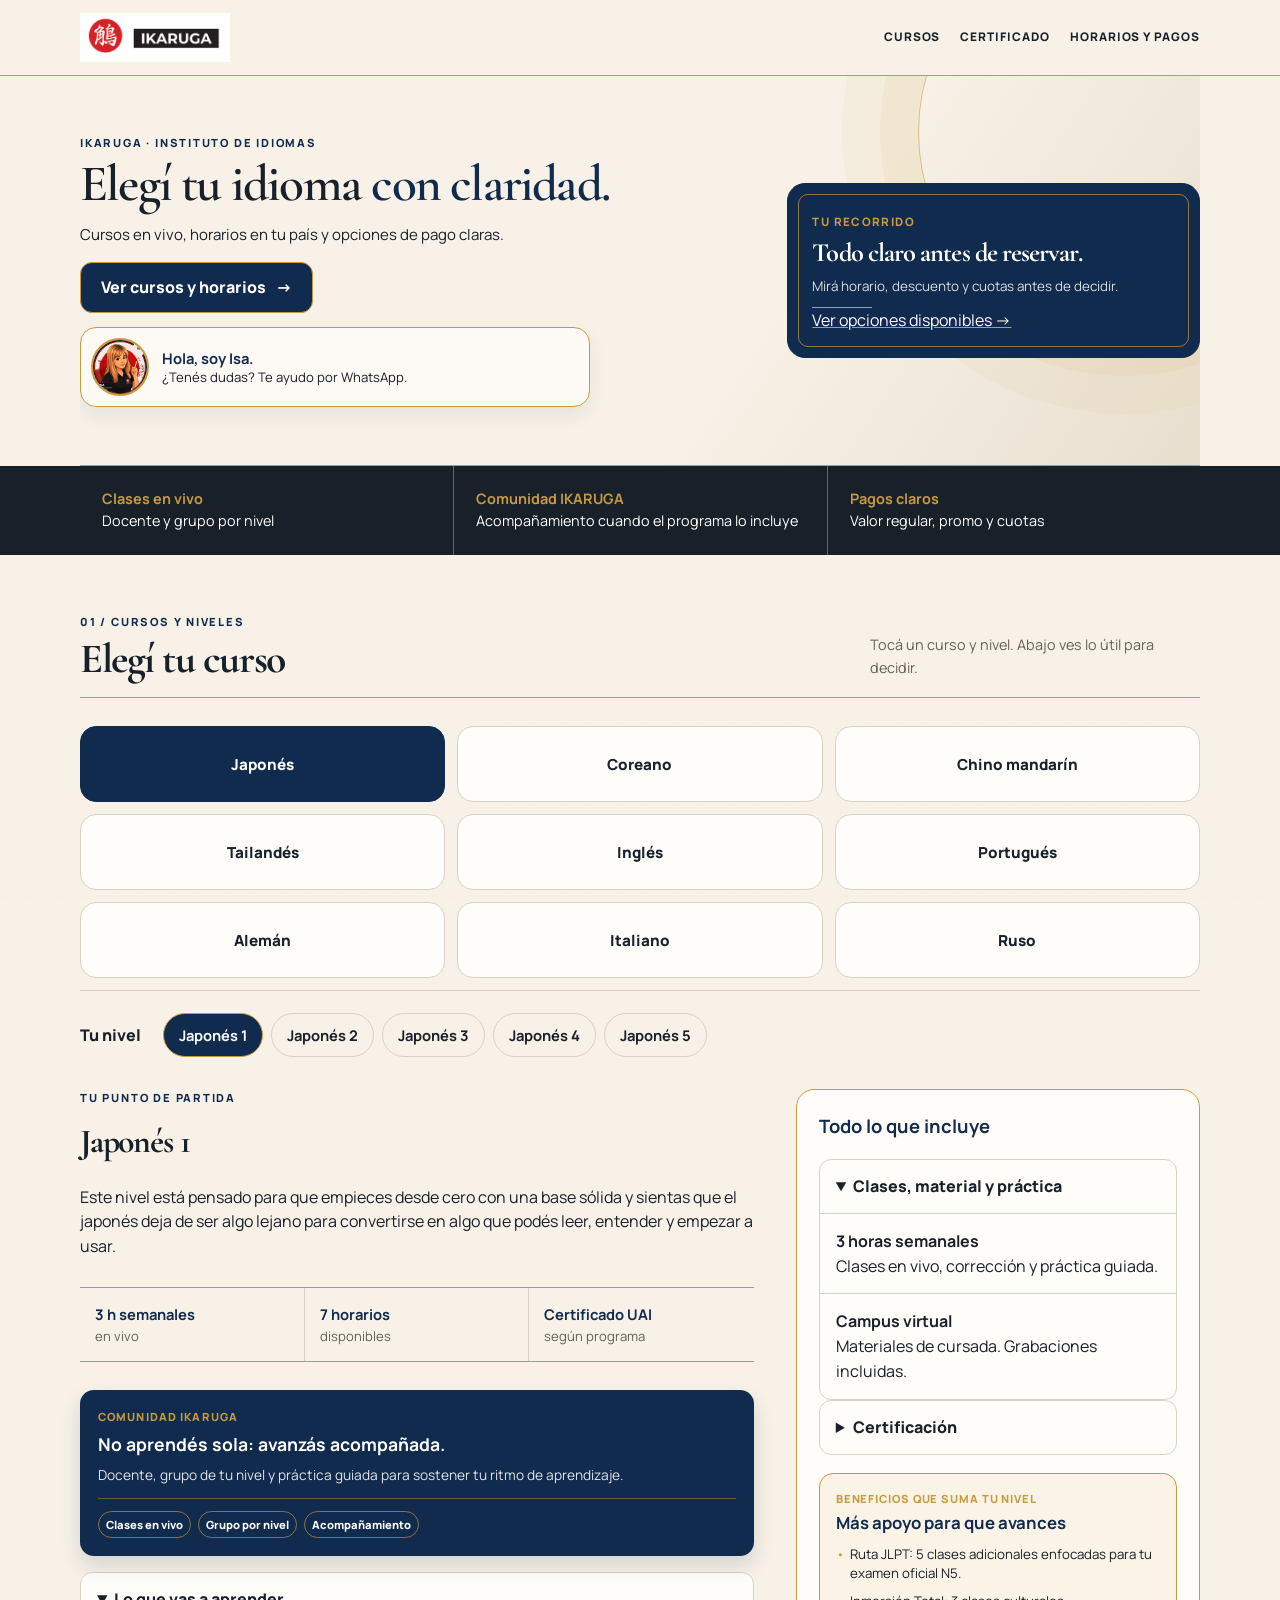
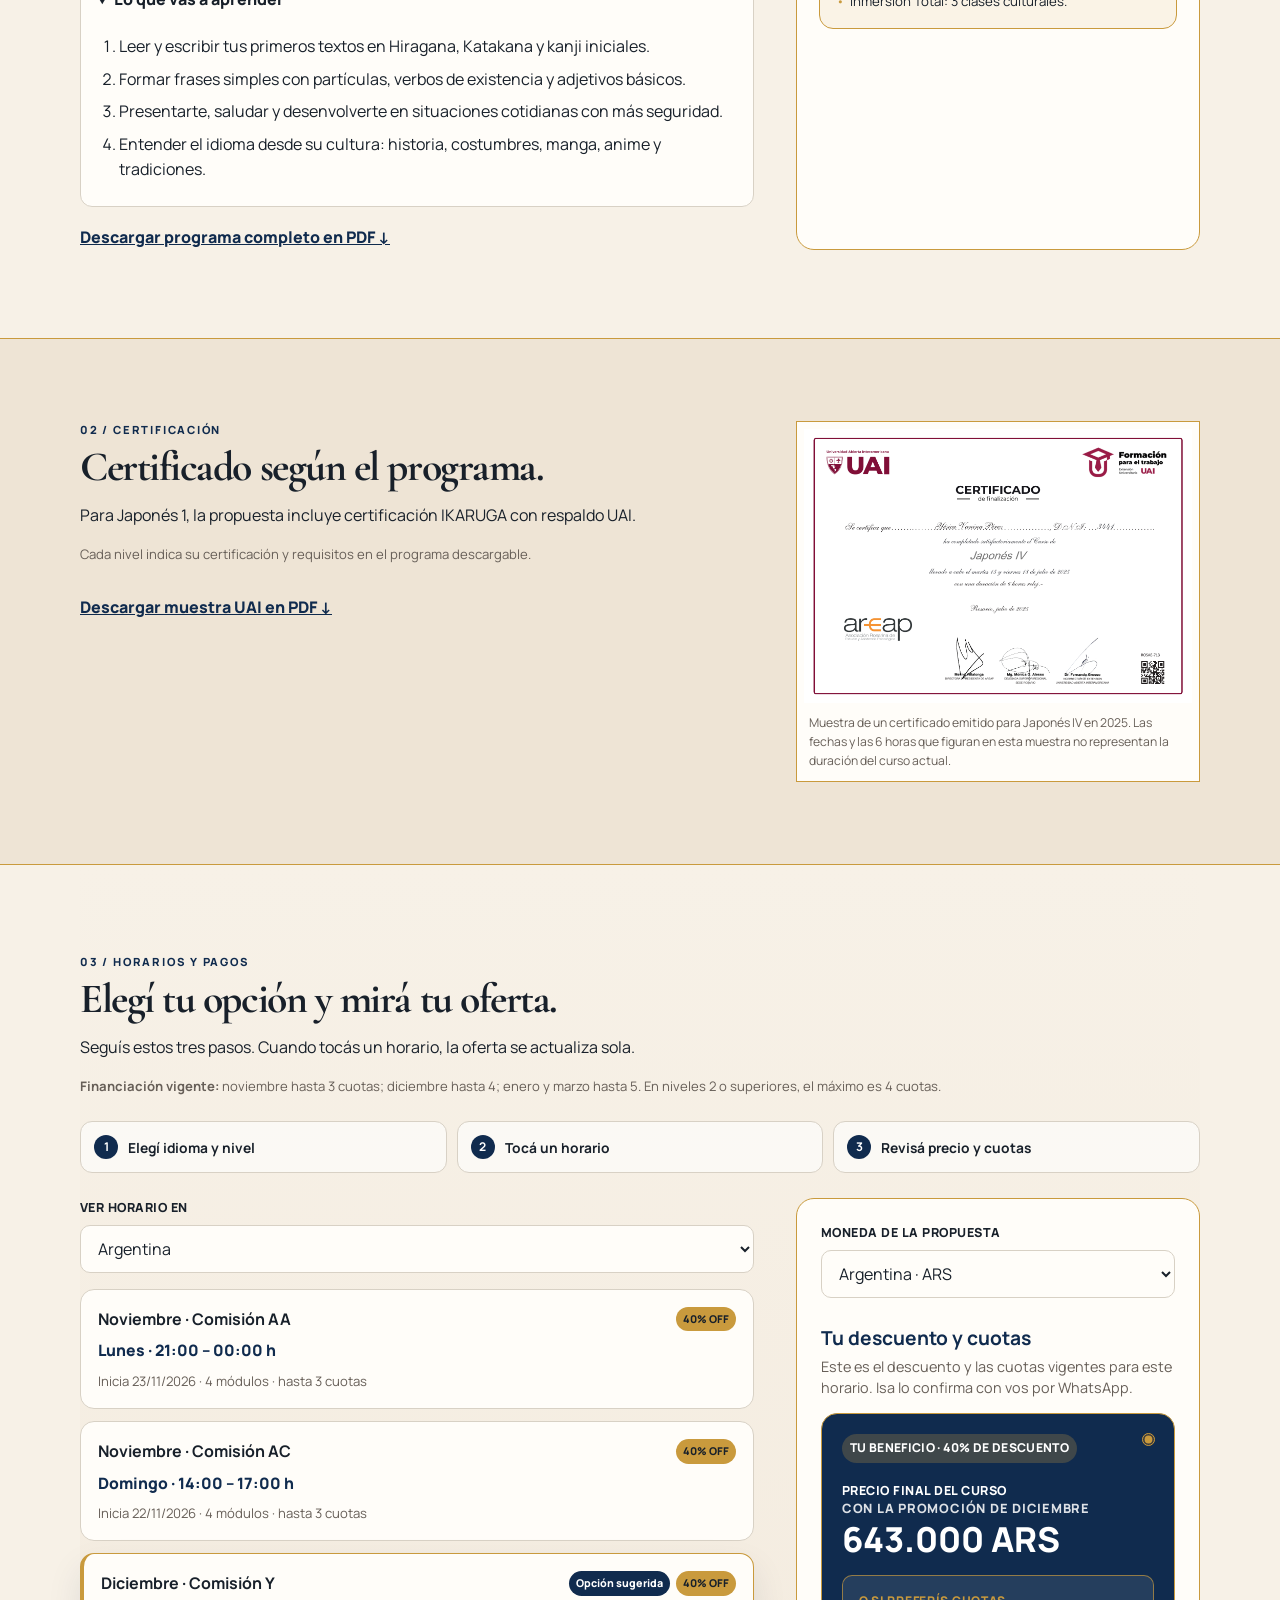
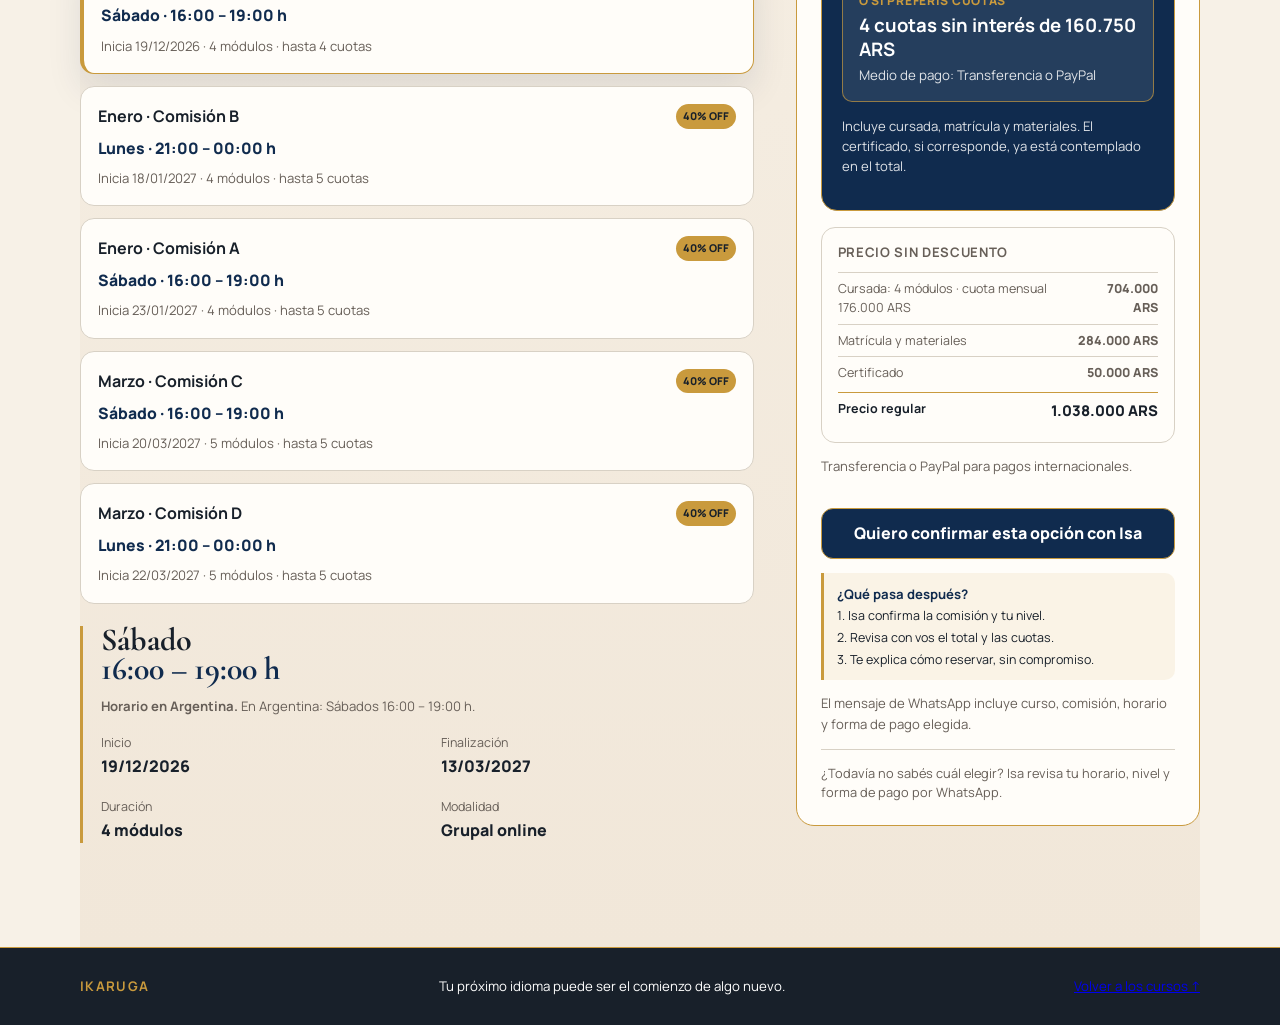
<file: index.html>
<!doctype html>
<html lang="es"><head><meta charset="utf-8"><meta name="viewport" content="width=device-width,initial-scale=1"><title>IKARUGA · Cursos online por nivel</title><meta name="description" content="Cursos online en vivo de IKARUGA: contenidos por nivel, horarios por país, certificación y opciones de pago."><link rel="icon" type="image/svg+xml" href="data:image/svg+xml,%3Csvg xmlns='http://www.w3.org/2000/svg' viewBox='0 0 32 32'%3E%3Crect width='32' height='32' rx='6' fill='%238a123a'/%3E%3Ctext x='16' y='24' text-anchor='middle' fill='white' font-size='24' font-family='serif'%3EI%3C/text%3E%3C/svg%3E"><link rel="stylesheet" href="style.css?v=decision-2026-11-19">
<!-- Google tag (gtag.js) -->
<script async src="https://www.googletagmanager.com/gtag/js?id=G-S8P9PC52HD"></script>
<script>
  window.dataLayer = window.dataLayer || [];
  function gtag(){dataLayer.push(arguments);}
  gtag('js', new Date());
  gtag('config', 'G-S8P9PC52HD');
</script>
</head>
<link rel="stylesheet" href="style.css?v=community-v3-2026-11-19">
<script defer src="mobile-fix.js?v=2026-11-19"></script>
<script defer src="community-benefits.js?v=2026-11-19-v2"></script>
<body><a class="skip" href="#cursos">Ir a los cursos</a><header><a class="brand" href="#inicio" aria-label="IKARUGA inicio"><img src="logo.png" alt="IKARUGA" width="180" height="52"></a><nav aria-label="Principal"><a href="#cursos">Cursos</a><a href="#certificacion">Certificado</a><a href="#inscripcion">Horarios y pagos</a></nav></header>
<main id="inicio"><section class="hero wrap"><div><p class="eyebrow">IKARUGA · INSTITUTO DE IDIOMAS</p><h1>Elegí tu idioma <em>con claridad.</em></h1><p class="intro">Cursos en vivo, horarios en tu país y opciones de pago claras.</p><a class="button" href="#cursos">Ver cursos y horarios <span aria-hidden="true">→</span></a><div class="isa-welcome"><img src="isa-asesora-web.jpg" alt="Ilustración de Isa, asesora educativa de IKARUGA"><p><strong>Hola, soy Isa.</strong>¿Tenés dudas? Te ayudo por WhatsApp.</p></div></div><aside class="hero-note"><span class="note-number">Tu recorrido</span><h2>Todo claro antes de reservar.</h2><p>Mirá horario, descuento y cuotas antes de decidir.</p><div class="note-rule"></div><a href="#inscripcion">Ver opciones disponibles →</a></aside></section>
<div class="value-band"><div class="wrap"><span><strong>Clases en vivo</strong> Docente y grupo por nivel</span><span><strong>Comunidad IKARUGA</strong> Acompañamiento cuando el programa lo incluye</span><span><strong>Pagos claros</strong> Valor regular, promo y cuotas</span></div></div>
<section class="wrap course-section" id="cursos"><div class="section-top"><div><p class="eyebrow">01 / CURSOS Y NIVELES</p><h2>Elegí tu curso</h2></div><p>Tocá un curso y nivel. Abajo ves lo útil para decidir.</p></div><div id="course-picker" class="course-picker" role="group" aria-label="Elegí tu curso"></div><div class="level-row"><span>Tu nivel</span><div id="levels" role="group" aria-label="Elegí tu nivel"></div></div><article id="course-detail" aria-live="polite"></article></section>
<section class="certificate-section" id="certificacion"><div class="wrap certificate-grid"><div><p class="eyebrow">02 / CERTIFICACIÓN</p><h2>Certificado según el programa.</h2><p id="cert-text"></p><p class="small">Cada nivel indica su certificación y requisitos en el programa descargable.</p><a class="text-link" id="uai-link" href="certificado-uai-muestra.pdf" download>Descargar muestra UAI en PDF ↓</a></div><figure id="uai-figure"><a href="certificado-uai-muestra.pdf" target="_blank" rel="noopener" aria-label="Abrir muestra de certificado UAI en PDF"><img src="certificado-uai.png" alt="Muestra real de certificado de finalización UAI de Japonés IV" width="1516" height="1072"></a><figcaption>Muestra de un certificado emitido para Japonés IV en 2025. Las fechas y las 6 horas que figuran en esta muestra no representan la duración del curso actual.</figcaption></figure></div></section>
<section class="wrap enrollment" id="inscripcion"><p class="eyebrow">03 / HORARIOS Y PAGOS</p><h2>Elegí tu opción y mirá tu oferta.</h2><p>Seguís estos tres pasos. Cuando tocás un horario, la oferta se actualiza sola.</p><ol class="purchase-steps" aria-label="Pasos para cotizar"><li><span>1</span> Elegí idioma y nivel</li><li><span>2</span> Tocá un horario</li><li><span>3</span> Revisá precio y cuotas</li></ol><div class="mobile-choice"><div><label for="quick-course">Idioma o curso</label><select id="quick-course"></select></div><div><label for="quick-level">Nivel</label><select id="quick-level"></select></div></div><div class="enrollment-grid"><div><div class="native-group-control"><label for="group">Comisión de <span id="selected-name"></span></label><select id="group"></select></div><label class="stacked-label" for="country">Ver horario en</label><select id="country"><option value="AR">Argentina</option><option value="MX">México</option><option value="PE">Perú</option><option value="EC">Ecuador</option><option value="CL">Chile</option><option value="PY">Paraguay</option><option value="CO">Colombia</option><option value="HN">Honduras</option><option value="BO">Bolivia</option><option value="ES">España</option><option value="CU">Cuba</option><option value="US">Estados Unidos · hora del Este</option><option value="SV">El Salvador</option><option value="UY">Uruguay</option></select><div id="schedule-options" class="schedule-options" role="group" aria-label="Horarios disponibles"></div><div id="schedule" class="schedule"></div></div><div class="payment"><label for="currency">Moneda de la propuesta</label><select id="currency"><option value="ARS">Argentina · ARS</option><option value="USD">Internacional · USD</option><option value="MXN">México · MXN</option></select><div id="price"></div><a class="button full" id="contact" target="_blank" rel="noopener">Quiero que Isa me ayude</a><div class="purchase-guide"><strong>¿Qué pasa después?</strong><span>1. Isa confirma la comisión y tu nivel.</span><span>2. Revisa con vos el total y las cuotas.</span><span>3. Te explica cómo reservar, sin compromiso.</span></div><p class="small">El mensaje de WhatsApp incluye curso, comisión, horario y forma de pago elegida.</p></div></div></section><a class="mobile-contact" id="mobile-contact" target="_blank" rel="noopener">Quiero que Isa me ayude</a>
<footer><div class="wrap"><strong>IKARUGA</strong><span>Tu próximo idioma puede ser el comienzo de algo nuevo.</span><a href="#cursos">Volver a los cursos ↑</a></div></footer></main><script src="data.js?v=guia-2026-11-06c"></script><script src="app.js?v=ux-2026-11-06"></script></body></html>
</file>
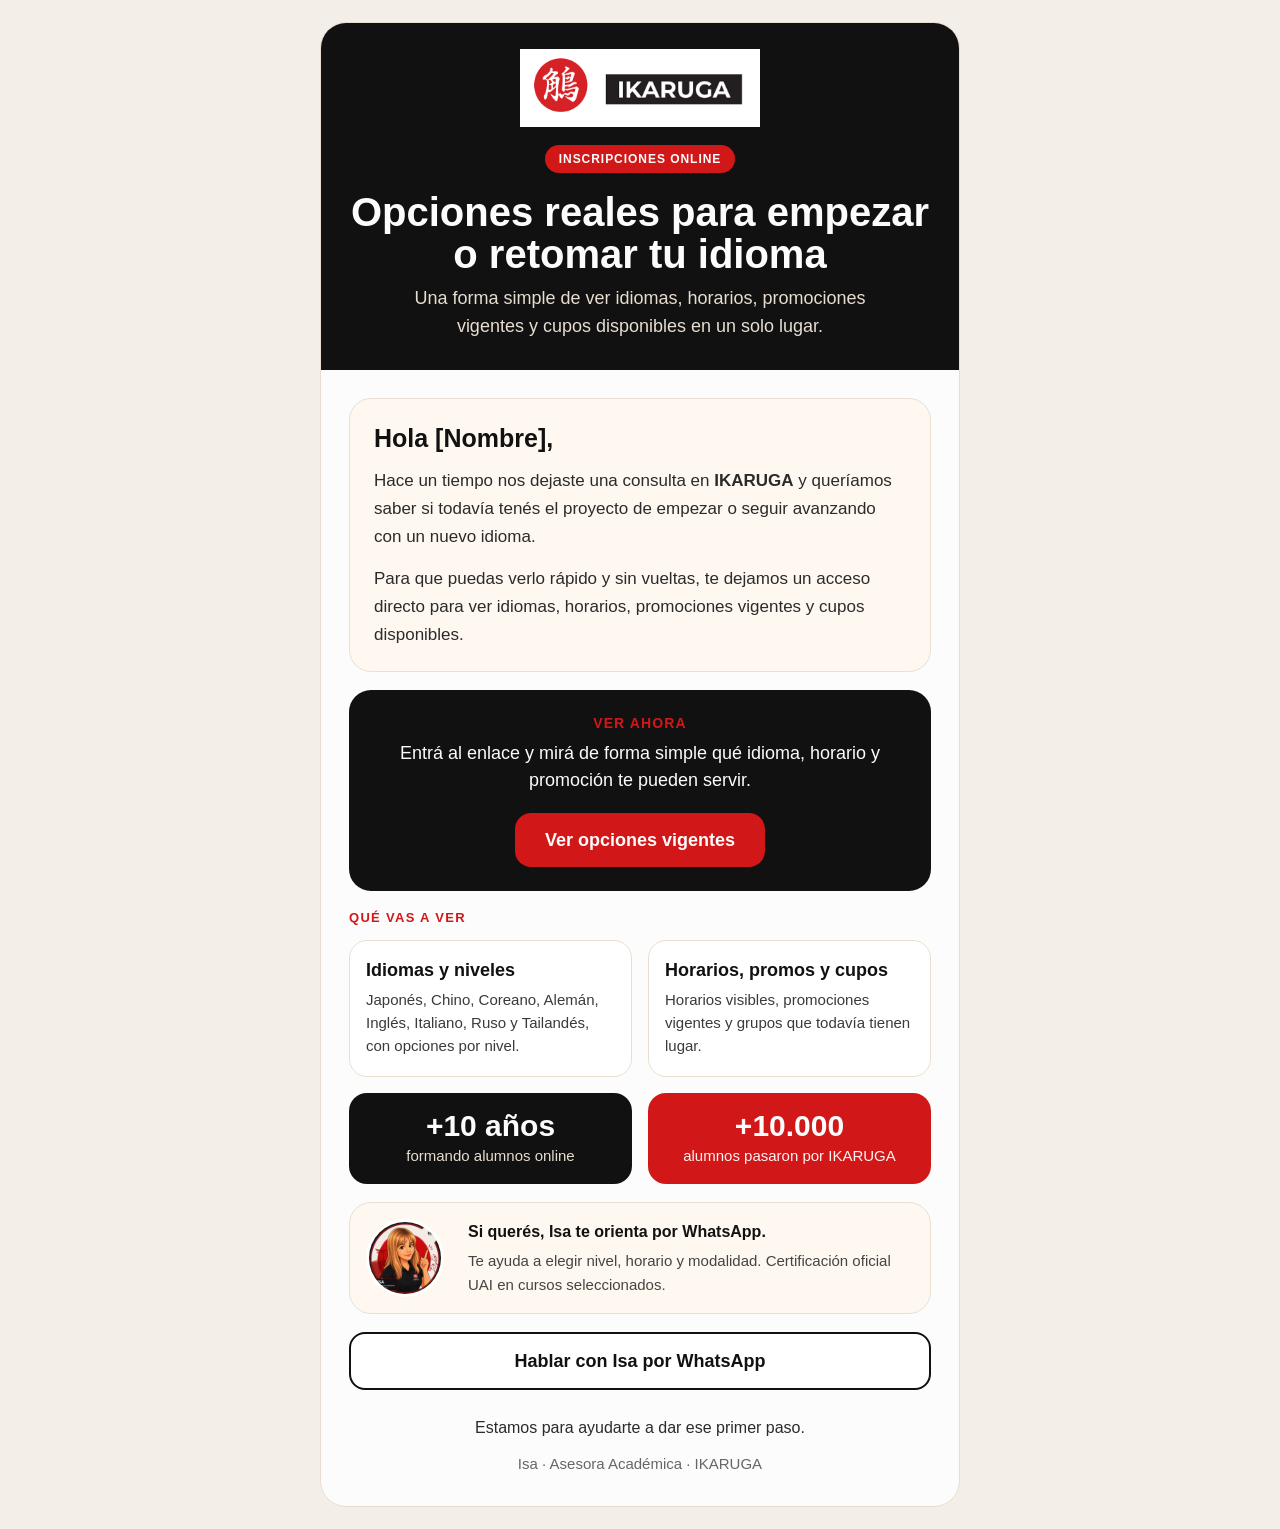
<file: mail-plantilla.html>
<!DOCTYPE html>
<html lang="es">
<head>
  <meta charset="UTF-8">
  <meta name="viewport" content="width=device-width, initial-scale=1.0">
  <title>IKARUGA | Email</title>
</head>
<body style="margin:0;padding:0;background-color:#f3eee7;font-family:Arial,Helvetica,sans-serif;color:#111111;">
  <table role="presentation" cellpadding="0" cellspacing="0" border="0" width="100%" style="background-color:#f3eee7;margin:0;padding:22px 0;">
    <tr>
      <td align="center">
        <table role="presentation" cellpadding="0" cellspacing="0" border="0" width="100%" style="max-width:640px;background-color:#fcfcfc;border:1px solid #e9ddd0;border-radius:26px;overflow:hidden;">
          <tr>
            <td style="padding:0;background-color:#111111;">
              <table role="presentation" cellpadding="0" cellspacing="0" border="0" width="100%">
                <tr>
                  <td align="center" style="padding:26px 24px 18px;">
                    <img src="ikaruga-logo-horizontal-white.png" alt="IKARUGA" width="240" style="display:block;width:240px;max-width:100%;height:auto;border:0;">
                  </td>
                </tr>
                <tr>
                  <td align="center" style="padding:0 24px 30px;">
                    <div style="display:inline-block;background-color:#d11717;color:#fcfcfc;padding:8px 14px;border-radius:999px;font-size:12px;line-height:1;font-weight:700;letter-spacing:.08em;text-transform:uppercase;">
                      Inscripciones online
                    </div>
                    <h1 style="margin:18px 0 10px;font-size:40px;line-height:1.05;font-weight:800;color:#fcfcfc;">
                      Opciones reales para empezar o retomar tu idioma
                    </h1>
                    <p style="margin:0;max-width:500px;font-size:18px;line-height:1.55;color:#e7ddd0;">
                      Una forma simple de ver idiomas, horarios, promociones vigentes y cupos disponibles en un solo lugar.
                    </p>
                  </td>
                </tr>
              </table>
            </td>
          </tr>

          <tr>
            <td style="padding:28px 28px 0;">
              <table role="presentation" cellpadding="0" cellspacing="0" border="0" width="100%" style="background-color:#fff8f1;border:1px solid #ebdfd2;border-radius:22px;">
                <tr>
                  <td style="padding:24px 24px 22px;">
                    <p style="margin:0 0 12px;font-size:25px;line-height:1.25;font-weight:700;color:#111111;">
                      Hola [Nombre],
                    </p>
                    <p style="margin:0 0 14px;font-size:17px;line-height:1.65;color:#2b2b2b;">
                      Hace un tiempo nos dejaste una consulta en <strong>IKARUGA</strong> y queríamos saber si todavía tenés el proyecto de empezar o seguir avanzando con un nuevo idioma.
                    </p>
                    <p style="margin:0;font-size:17px;line-height:1.65;color:#2b2b2b;">
                      Para que puedas verlo rápido y sin vueltas, te dejamos un acceso directo para ver idiomas, horarios, promociones vigentes y cupos disponibles.
                    </p>
                  </td>
                </tr>
              </table>
            </td>
          </tr>

          <tr>
            <td style="padding:18px 28px 0;">
              <table role="presentation" cellpadding="0" cellspacing="0" border="0" width="100%" style="background-color:#111111;border-radius:22px;">
                <tr>
                  <td style="padding:24px 22px;text-align:center;">
                    <p style="margin:0 0 6px;font-size:14px;line-height:1.4;font-weight:700;letter-spacing:.08em;text-transform:uppercase;color:#d11717;">
                      Ver ahora
                    </p>
                    <p style="margin:0 0 18px;font-size:18px;line-height:1.55;color:#fcfcfc;">
                      Entrá al enlace y mirá de forma simple qué idioma, horario y promoción te pueden servir.
                    </p>
                    <a href="https://isabelagreda.github.io/2026IKARUGA/#guia" style="display:inline-block;background-color:#d11717;color:#fcfcfc;text-decoration:none;font-size:18px;font-weight:700;line-height:1;padding:18px 30px;border-radius:16px;">
                      Ver opciones vigentes
                    </a>
                  </td>
                </tr>
              </table>
            </td>
          </tr>

          <tr>
            <td style="padding:18px 28px 0;">
              <p style="margin:0 0 12px;font-size:13px;line-height:1.4;font-weight:700;letter-spacing:.1em;text-transform:uppercase;color:#d11717;">
                Qué vas a ver
              </p>
              <table role="presentation" cellpadding="0" cellspacing="0" border="0" width="100%">
                <tr>
                  <td width="50%" valign="top" style="padding:0 8px 0 0;">
                    <table role="presentation" cellpadding="0" cellspacing="0" border="0" width="100%" style="background-color:#ffffff;border:1px solid #eadfce;border-radius:18px;">
                      <tr>
                        <td style="padding:18px 16px;">
                          <p style="margin:0 0 6px;font-size:18px;line-height:1.3;font-weight:700;color:#111111;">Idiomas y niveles</p>
                          <p style="margin:0;font-size:15px;line-height:1.55;color:#3a3a3a;">Japonés, Chino, Coreano, Alemán, Inglés, Italiano, Ruso y Tailandés, con opciones por nivel.</p>
                        </td>
                      </tr>
                    </table>
                  </td>
                  <td width="50%" valign="top" style="padding:0 0 0 8px;">
                    <table role="presentation" cellpadding="0" cellspacing="0" border="0" width="100%" style="background-color:#ffffff;border:1px solid #eadfce;border-radius:18px;">
                      <tr>
                        <td style="padding:18px 16px;">
                          <p style="margin:0 0 6px;font-size:18px;line-height:1.3;font-weight:700;color:#111111;">Horarios, promos y cupos</p>
                          <p style="margin:0;font-size:15px;line-height:1.55;color:#3a3a3a;">Horarios visibles, promociones vigentes y grupos que todavía tienen lugar.</p>
                        </td>
                      </tr>
                    </table>
                  </td>
                </tr>
              </table>
            </td>
          </tr>

          <tr>
            <td style="padding:16px 28px 0;">
              <table role="presentation" cellpadding="0" cellspacing="0" border="0" width="100%">
                <tr>
                  <td width="50%" valign="top" style="padding:0 8px 0 0;">
                    <table role="presentation" cellpadding="0" cellspacing="0" border="0" width="100%" style="background-color:#111111;border-radius:18px;">
                      <tr>
                        <td style="padding:18px 14px;text-align:center;">
                          <p style="margin:0 0 4px;font-size:30px;line-height:1;font-weight:800;color:#fcfcfc;">+10 años</p>
                          <p style="margin:0;font-size:15px;line-height:1.45;color:#e7ddd0;">formando alumnos online</p>
                        </td>
                      </tr>
                    </table>
                  </td>
                  <td width="50%" valign="top" style="padding:0 0 0 8px;">
                    <table role="presentation" cellpadding="0" cellspacing="0" border="0" width="100%" style="background-color:#d11717;border-radius:18px;">
                      <tr>
                        <td style="padding:18px 14px;text-align:center;">
                          <p style="margin:0 0 4px;font-size:30px;line-height:1;font-weight:800;color:#fcfcfc;">+10.000</p>
                          <p style="margin:0;font-size:15px;line-height:1.45;color:#fff2f2;">alumnos pasaron por IKARUGA</p>
                        </td>
                      </tr>
                    </table>
                  </td>
                </tr>
              </table>
            </td>
          </tr>

          <tr>
            <td style="padding:18px 28px 0;">
              <table role="presentation" cellpadding="0" cellspacing="0" border="0" width="100%" style="background-color:#fff8f1;border:1px solid #ebdfd2;border-radius:22px;">
                <tr>
                  <td width="92" valign="middle" style="padding:16px 0 16px 16px;">
                    <img src="isa-asesora-web.jpg" alt="Isa" width="72" style="display:block;width:72px;height:72px;border-radius:50%;object-fit:cover;border:3px solid #ffffff;">
                  </td>
                  <td valign="middle" style="padding:16px 16px 16px 10px;">
                    <p style="margin:0 0 6px;font-size:16px;line-height:1.4;font-weight:700;color:#111111;">
                      Si querés, Isa te orienta por WhatsApp.
                    </p>
                    <p style="margin:0;font-size:15px;line-height:1.55;color:#444444;">
                      Te ayuda a elegir nivel, horario y modalidad. Certificación oficial UAI en cursos seleccionados.
                    </p>
                  </td>
                </tr>
              </table>
            </td>
          </tr>

          <tr>
            <td style="padding:18px 28px 0;">
              <table role="presentation" cellpadding="0" cellspacing="0" border="0" width="100%">
                <tr>
                  <td align="center" style="padding:0;">
                    <a href="[LINK_DE_WHATSAPP]" style="display:block;background-color:#ffffff;color:#111111;text-decoration:none;font-size:18px;font-weight:700;line-height:1;padding:18px 20px;border-radius:16px;border:2px solid #111111;">
                      Hablar con Isa por WhatsApp
                    </a>
                  </td>
                </tr>
              </table>
            </td>
          </tr>

          <tr>
            <td style="padding:24px 28px 30px;">
              <p style="margin:0 0 10px;font-size:16px;line-height:1.7;color:#2b2b2b;text-align:center;">
                Estamos para ayudarte a dar ese primer paso.
              </p>
              <p style="margin:0;font-size:15px;line-height:1.6;color:#666666;text-align:center;">
                Isa · Asesora Académica · IKARUGA
              </p>
            </td>
          </tr>
        </table>
      </td>
    </tr>
  </table>
</body>
</html>
</file>
<file: style.css>
@import url("https://fonts.googleapis.com/css2?family=Cormorant+Garamond:wght@500;600;700&family=Manrope:wght@400;500;600;700;800&display=swap");
:root{--ink:#18202a;--navy:#102b4e;--deep:#071c34;--paper:#f7f1e7;--paper-dark:#eee4d5;--white:#fffdf9;--gold:#c99a3d;--line:#d8d1c5;--muted:#675f58;--shadow:0 16px 34px rgba(16,43,78,.1)}
*{box-sizing:border-box}html{scroll-behavior:smooth}body{margin:0;background:var(--paper);color:var(--ink);font-family:Manrope,system-ui,sans-serif;line-height:1.55}body:before{content:"";position:fixed;inset:0;z-index:-1;opacity:.34;pointer-events:none;background-image:linear-gradient(rgba(23,23,23,.025) 1px,transparent 1px),linear-gradient(90deg,rgba(23,23,23,.02) 1px,transparent 1px);background-size:28px 28px}button,select{font:inherit}button{cursor:pointer}.wrap{width:min(1120px,calc(100% - 40px));margin:auto}.skip{position:fixed;top:-100px;left:12px;z-index:20;padding:10px;background:var(--navy);color:#fff}.skip:focus{top:12px}
header{position:sticky;top:0;z-index:10;display:flex;align-items:center;justify-content:space-between;min-height:76px;padding:12px max(20px,calc((100vw - 1120px)/2));border-bottom:1px solid var(--gold);background:rgba(247,241,231,.94);backdrop-filter:blur(12px)}.brand img{display:block;width:150px;height:auto}nav{display:flex;gap:20px}nav a{color:var(--ink);font-size:.74rem;font-weight:800;letter-spacing:.08em;text-decoration:none;text-transform:uppercase}nav a:hover,.text-link:hover{color:var(--navy)}
.hero{position:relative;display:grid;grid-template-columns:1.25fr .75fr;gap:64px;align-items:center;min-height:510px;padding-block:88px;overflow:hidden;border-bottom:1px solid var(--gold);background:linear-gradient(124deg,var(--paper) 0%,var(--paper) 61%,#e9dfcf 100%)}.hero:before{content:"";position:absolute;right:-130px;top:-150px;width:410px;height:410px;border:1px solid rgba(201,154,61,.58);border-radius:50%;box-shadow:0 0 0 38px rgba(201,154,61,.08),0 0 0 76px rgba(201,154,61,.05)}.hero>*{position:relative;z-index:1}.eyebrow{margin:0 0 10px;color:var(--navy);font-size:.7rem;font-weight:800;letter-spacing:.16em}h1,h2,.course-heading,.hero-note h2,.regular h3{font-family:"Cormorant Garamond",Georgia,serif;letter-spacing:-.035em}.hero h1{max-width:700px;margin:0;font-size:clamp(3.1rem,6vw,5.8rem);font-weight:600;line-height:.9}.hero h1 em{color:var(--navy);font-style:normal}.intro{max-width:560px;margin:26px 0}.button{display:inline-flex;align-items:center;justify-content:center;gap:10px;min-height:48px;padding:12px 20px;border:1px solid var(--gold);border-radius:12px;background:var(--navy);color:#fff;font-weight:800;text-decoration:none;transition:.2s}.button:hover{background:var(--deep);transform:translateY(-2px)}.full{width:100%;margin-top:18px}.hero-note{position:relative;padding:32px;border:1px solid var(--navy);border-radius:18px;background:var(--navy);color:#fff}.hero-note:before{content:"";position:absolute;inset:12px;border:1px solid rgba(201,154,61,.7);border-radius:10px}.hero-note>*{position:relative}.note-number{color:var(--gold);font-size:.72rem;font-weight:800;letter-spacing:.12em;text-transform:uppercase}.hero-note h2{margin:12px 0;font-size:2.2rem;line-height:.95}.hero-note p{color:#ffffffd6;font-size:.93rem}.hero-note a{color:#fff;text-decoration-color:var(--gold)}.note-rule{width:60px;height:1px;background:var(--gold)}
.value-band{background:var(--ink);color:#fff}.value-band .wrap{display:grid;grid-template-columns:repeat(3,1fr)}.value-band span{padding:22px;border-left:1px solid #c99a3d8c;font-size:.82rem}.value-band span:first-child{border:0}.value-band strong{display:block;color:var(--gold)}.course-section,.enrollment{padding-block:88px}.section-top{display:flex;align-items:end;justify-content:space-between;gap:24px;margin-bottom:28px;padding-bottom:18px;border-bottom:1px solid var(--gold)}.section-top h2,.certificate-section h2,.enrollment h2{margin:0;font-size:clamp(2.5rem,4vw,4rem);line-height:.94}.section-top>p{max-width:330px;margin:0;color:var(--muted);font-size:.9rem}
.course-picker{display:flex;gap:12px;padding:4px 2px 14px;overflow-x:auto;scroll-snap-type:x mandatory}.course-picker button{flex:0 0 154px;min-height:100px;padding:16px;border:1px solid var(--line);border-radius:16px;background:var(--white);color:var(--ink);scroll-snap-align:start;transition:.2s}.course-picker button:hover{box-shadow:0 10px 18px #17171714;transform:translateY(-3px)}.course-picker button[aria-pressed=true]{border-color:var(--navy);background:var(--navy);color:#fff}.course-name{font-size:1rem;font-weight:800}.level-row{display:flex;gap:22px;align-items:center;margin:12px 0 32px;padding-top:22px;border-top:1px solid var(--line)}.level-row>span{font-weight:800}.level-row>div{display:flex;flex-wrap:wrap;gap:8px}.level-row button{min-height:38px;padding:7px 13px;border:1px solid var(--line);border-radius:999px;background:transparent;color:var(--ink);font-size:.88rem;font-weight:700}.level-row button[aria-pressed=true]{border-color:var(--gold);background:var(--navy);color:#fff}.course-detail-grid,.certificate-grid,.enrollment-grid{display:grid;grid-template-columns:1.25fr .75fr;gap:42px}.course-heading{margin:0;font-size:2.4rem}.quick-summary{display:grid;grid-template-columns:repeat(3,1fr);margin:28px 0;border-block:1px solid var(--gold)}.quick-summary div{display:flex;flex-direction:column;padding:15px;border-right:1px solid var(--line)}.quick-summary div:last-child{border:0}.quick-summary strong{color:var(--navy);font-size:.92rem}.quick-summary span,.small{color:var(--muted);font-size:.82rem}.program-details,.benefit-drop{border:1px solid var(--line);border-radius:12px;background:var(--white)}summary{padding:14px 16px;cursor:pointer;font-weight:800}.goals{margin:0;padding:0 26px 16px 38px}.goals li{margin:8px 0}.text-link{display:inline-block;margin-top:18px;color:var(--navy);font-weight:800}.benefits{padding:22px;border:1px solid var(--gold);border-radius:18px;background:var(--white)}.benefits h3{margin-top:0}.benefit{padding:15px 0;border-top:1px solid var(--line)}.benefit strong{display:block}.benefit-drop>div{padding-inline:16px}.community{margin-top:18px;padding-top:16px;border-top:1px solid var(--line)}.community span,.community strong{display:block}.certificate-section{padding-block:82px;border-block:1px solid var(--gold);background:var(--paper-dark)}.certificate-section figure{margin:0;padding:7px;border:1px solid var(--gold);background:var(--white)}.certificate-section img{display:block;width:100%;height:auto}.certificate-section figcaption{padding:11px 5px 3px;color:var(--muted);font-size:.76rem}
.enrollment{background:linear-gradient(180deg,var(--paper),#f1e7d9)}.enrollment>h2{margin-bottom:10px}.purchase-steps{display:grid;grid-template-columns:repeat(3,1fr);gap:10px;margin:25px 0;padding:0;list-style:none}.purchase-steps li{display:flex;align-items:center;gap:10px;padding:13px;border:1px solid var(--line);border-radius:12px;background:#ffffff9e;font-size:.86rem;font-weight:700}.purchase-steps span{display:grid;width:24px;height:24px;place-items:center;border-radius:50%;background:var(--navy);color:#fff;font-size:.75rem}.mobile-choice,.native-group-control{display:none}.stacked-label,.payment>label{display:block;margin:0 0 7px;font-size:.78rem;font-weight:800;letter-spacing:.04em;text-transform:uppercase}select{width:100%;min-height:48px;padding:10px 13px;border:1px solid var(--line);border-radius:10px;background:var(--white);color:var(--ink)}.schedule-options{display:grid;gap:12px;margin-top:16px}.schedule-card{width:100%;padding:17px;border:1px solid var(--line);border-radius:14px;background:var(--white);color:var(--ink);text-align:left}.schedule-card:hover,.schedule-card.is-selected{border-color:var(--gold);box-shadow:var(--shadow)}.schedule-card.is-selected{border-left:4px solid var(--gold)}.schedule-card-top{display:flex;align-items:start;justify-content:space-between;gap:12px}.schedule-badges{display:flex;flex-wrap:wrap;justify-content:end;gap:6px}.schedule-badges b,.schedule-card-top em{padding:4px 7px;border-radius:999px;font-size:.67rem;font-style:normal;font-weight:800;white-space:nowrap}.schedule-badges b{background:var(--navy);color:#fff}.schedule-card-top em{background:var(--gold);color:var(--ink)}.schedule-card-time{display:block;margin-top:7px;color:var(--navy);font-weight:800}.schedule-card-meta{display:block;margin-top:8px;color:var(--muted);font-size:.76rem}.schedule{margin-top:22px;padding-left:18px;border-left:3px solid var(--gold)}.when{margin:0;font-family:"Cormorant Garamond",Georgia,serif;font-size:2.25rem;font-weight:700;line-height:.9}.when span{color:var(--navy)}.schedule dl{display:grid;grid-template-columns:1fr 1fr;gap:18px 28px}.schedule dl div{display:grid;gap:2px}.schedule dt{color:var(--muted);font-size:.78rem}.schedule dd{margin:0;font-weight:800}.payment{align-self:start;padding:24px;border:1px solid var(--gold);border-radius:18px;background:var(--white)}.regular{margin-top:18px;padding:20px;border:1px solid var(--line);border-radius:14px;background:#fff}.regular h3{margin:0 0 10px;font-size:1.9rem}.price-line{display:flex;justify-content:space-between;gap:18px;padding:9px 0;border-top:1px solid var(--line);font-size:.86rem}.price-line span:last-child{font-weight:800;text-align:right}.payment-choice h3{margin:25px 0 4px}.payment-helper{margin:0 0 14px;color:var(--muted);font-size:.84rem}.promo{position:relative;display:block;padding:20px;border:1px solid var(--gold);border-radius:16px;background:var(--navy);color:#fff}.promo input{position:absolute;right:16px;top:16px;accent-color:var(--gold)}.promo-tag{display:inline-block;padding:5px 8px;border-radius:999px;background:#c99a3d40;font-size:.7rem;font-weight:800}.price-label{margin:15px 0 2px;font-size:.76rem;font-weight:800;letter-spacing:.04em;text-transform:uppercase}.amount{display:flex;flex-direction:column;margin:0;font-size:1.9rem;font-weight:800;line-height:1.05}.amount span{font-size:.74rem;letter-spacing:.06em;text-transform:uppercase}.quota-box{display:flex;flex-direction:column;gap:4px;margin:15px 0 8px;padding:13px;border:1px solid #c99a3dad;border-radius:10px;background:#ffffff17}.quota-box span{font-size:.7rem;font-weight:800;letter-spacing:.06em;text-transform:uppercase}.quota-box strong{font-size:1.05rem}.quota-box small,.promo .small,.promo .quota-note{color:#ffffffdb}.quota-note{font-size:.78rem}.empty{color:var(--muted)}.mobile-contact{display:none}footer{padding:28px 0;border-top:1px solid var(--gold);background:var(--ink);color:#fff}footer .wrap{display:flex;align-items:center;justify-content:space-between;gap:18px;font-size:.83rem}footer strong{color:var(--gold);letter-spacing:.1em}
@media(max-width:760px){.wrap{width:min(100% - 28px,560px)}header{min-height:64px;padding-inline:14px}.brand img{width:128px}nav{display:none}.hero{grid-template-columns:1fr;gap:28px;min-height:auto;padding-block:58px}.hero h1{font-size:clamp(3rem,15vw,4.2rem)}.hero-note{padding:25px}.value-band .wrap,.course-detail-grid,.certificate-grid,.enrollment-grid{grid-template-columns:1fr}.value-band span{padding:13px 0 13px 13px;border-left:3px solid #c99a3d99;font-size:.84rem}.section-top{display:block}.section-top>p{margin-top:12px}.course-section,.enrollment{padding-block:54px}.course-picker{display:grid;grid-template-columns:repeat(2,minmax(0,1fr));overflow:visible;gap:9px;padding:0}.course-picker button{min-width:0;min-height:66px;padding:9px 6px}.course-name{font-size:.82rem}.level-row{display:block;margin:22px 0}.level-row>span{display:block;margin-bottom:9px}.quick-summary{grid-template-columns:1fr}.quick-summary div{border-right:0;border-bottom:1px solid var(--line)}.purchase-steps{grid-template-columns:1fr}.schedule-card{padding:15px}.schedule-card-top{display:block}.schedule-badges{justify-content:start;margin-top:9px}.payment{padding:18px 14px}.regular{padding:16px}.price-line{font-size:.8rem}.amount{font-size:1.65rem}.mobile-contact{position:fixed;right:12px;bottom:12px;left:12px;z-index:9;display:block;padding:15px;border:1px solid var(--gold);border-radius:14px;background:var(--navy);color:#fff;font-weight:800;text-align:center;text-decoration:none;box-shadow:0 10px 25px #071c344d}footer{padding-bottom:86px}footer .wrap{display:grid}}

/* Every option remains visible: no hidden horizontal carousel. */
.course-picker{display:grid;grid-template-columns:repeat(3,minmax(0,1fr));overflow:visible;padding:0;scroll-snap-type:none;}
.course-picker button{min-width:0;min-height:76px;padding:13px;}
.course-name{font-size:.95rem;line-height:1.2;}
.level-row button{min-height:44px;padding:9px 15px;font-size:.92rem;}
.schedule-card-time{font-size:.98rem;}.schedule-card-meta{font-size:.82rem;}.value-band span{font-size:.9rem;}
@media(max-width:760px){.course-picker{grid-template-columns:repeat(2,minmax(0,1fr));}.course-picker button{min-height:72px;padding:10px 8px;}.course-name{font-size:.9rem;}.schedule-card-time{font-size:.95rem;}.schedule-card-meta{font-size:.84rem;}.value-band span{font-size:.9rem;}}

/* Isa makes the first decision feel accompanied, not transactional. */
.isa-welcome{display:flex;align-items:center;gap:13px;max-width:510px;margin-top:22px;padding:10px 15px 10px 10px;border:1px solid var(--gold);border-radius:16px;background:rgba(255,253,249,.76);box-shadow:0 8px 18px rgba(16,43,78,.07)}
.isa-welcome img{width:58px;height:58px;flex:0 0 58px;border:2px solid var(--gold);border-radius:50%;object-fit:cover;object-position:center 24%}
.isa-welcome p{margin:0;font-size:.82rem;line-height:1.42}.isa-welcome strong{display:block;color:var(--navy);font-size:.92rem}
.payment::after{display:block;margin-top:15px;padding-top:14px;border-top:1px solid var(--line);color:var(--muted);content:"¿Todavía no sabés cuál elegir? Isa revisa tu horario, nivel y forma de pago por WhatsApp.";font-size:.8rem;line-height:1.45}
@media(max-width:760px){.isa-welcome{margin-top:18px}.isa-welcome p{font-size:.8rem}.payment::after{font-size:.82rem}}

/* Clear visual hierarchy for quick, low-effort price comparison. */
.payment-choice h3{margin-top:26px;color:var(--navy);font-size:1.2rem}.payment-helper{font-size:.9rem;line-height:1.45}.promo-tag{font-size:.76rem;letter-spacing:.03em}.promo .price-label{margin-top:18px;color:#fff;font-size:.78rem}.promo .amount{font-size:2.15rem}.promo .amount span{margin-bottom:5px;color:#ffffffdb;font-size:.8rem}.quota-box{margin-top:18px;padding:16px}.quota-box span{color:var(--gold);font-size:.75rem}.quota-box strong{font-size:1.16rem;line-height:1.25}.regular h3{color:var(--muted);font-family:Manrope,system-ui,sans-serif;font-size:.82rem;letter-spacing:.05em;text-transform:uppercase}
@media(max-width:760px){.promo .amount{font-size:1.9rem}.quota-box strong{font-size:1.08rem}.payment-helper{font-size:.86rem}}

/* Lead with the answer people need; keep the regular-price audit trail secondary. */
#price{display:flex;flex-direction:column}.payment-choice{order:1}.regular{order:2;margin-top:16px;padding:14px 16px;background:transparent;box-shadow:none}.regular .price-line{padding:6px 0;color:var(--muted);font-size:.78rem}.regular .price-line:last-child{margin-top:4px;border-top-color:var(--gold);color:var(--ink)}.regular .price-line:last-child span{font-size:.92rem}.payment-choice+.small{order:3}

/* Mobile keeps type compact so the decision and CTA stay close together. */
@media(max-width:760px){
  .hero{padding-block:42px;gap:22px}.hero h1{font-size:clamp(2.45rem,11vw,3.25rem);line-height:.96}.intro{margin:18px 0;font-size:.92rem;line-height:1.5}.hero-note h2{font-size:1.75rem}.hero-note p{font-size:.84rem}
  .course-section,.enrollment{padding-block:42px}.section-top{margin-bottom:20px;padding-bottom:14px}.section-top h2,.certificate-section h2,.enrollment h2{font-size:2.2rem;line-height:1}.section-top>p{font-size:.84rem}.eyebrow{font-size:.64rem}
  .course-heading{font-size:2rem}.course-desc{font-size:.9rem}.quick-summary{margin:20px 0}.quick-summary div{padding:11px}.quick-summary strong{font-size:.86rem}.quick-summary span,.small{font-size:.78rem}
  .purchase-steps{margin:18px 0}.purchase-steps li{padding:11px;font-size:.82rem}.schedule-card-time{font-size:.9rem}.schedule-card-meta{font-size:.78rem}.when{font-size:1.8rem}.schedule dl{gap:12px 18px}.schedule dd{font-size:.9rem}
  .payment{padding:16px 13px}.payment-choice h3{margin-top:20px;font-size:1.05rem}.regular{margin-top:12px;padding:12px}.regular .price-line{font-size:.73rem}.promo{padding:17px}.promo .amount{font-size:1.7rem}.promo .amount span{font-size:.72rem}.quota-box{margin-top:13px;padding:13px}.quota-box strong{font-size:1rem}.quota-note{font-size:.72rem}.payment::after{margin-top:12px;padding-top:11px;font-size:.76rem}
}

/* Compact editorial scale: content and decisions take priority over display type. */
.hero h1{font-size:clamp(2.7rem,4.7vw,4.45rem)}
.section-top h2,.certificate-section h2,.enrollment h2{font-size:clamp(2.1rem,3.25vw,3.1rem)}
.course-heading{font-size:2.1rem}.hero-note h2{font-size:1.9rem}.when{font-size:2rem}
@media(max-width:760px){.hero h1{font-size:clamp(2.3rem,10vw,2.9rem)}.section-top h2,.certificate-section h2,.enrollment h2{font-size:1.95rem}.course-heading{font-size:1.8rem}.hero-note h2{font-size:1.55rem}.when{font-size:1.6rem}}

/* Keep the opening focused: users should reach course selection quickly. */
.hero{grid-template-columns:minmax(0,1fr) minmax(290px,.62fr);gap:42px;min-height:390px;padding-block:46px}.hero h1{max-width:600px;font-size:clamp(2.55rem,4vw,3.7rem)}.intro{margin:16px 0;font-size:.94rem}.hero-note{padding:24px}.hero-note:before{inset:10px}.hero-note h2{margin:8px 0;font-size:1.65rem}.hero-note p{margin:10px 0;font-size:.84rem}.isa-welcome{margin-top:14px}.course-section{padding-top:58px}
@media(max-width:760px){.hero{gap:18px;min-height:0;padding-block:32px}.hero h1{font-size:2.45rem}.intro{font-size:.88rem}.hero-note{padding:20px}.hero-note h2{font-size:1.42rem}.isa-welcome{margin-top:12px}.course-section{padding-top:42px}}

/* Do not imply content exists when the sales guide has no approved program file. */
#course-detail .program-details:has(.goals:empty),#course-detail a[href=""]{display:none}
.purchase-guide{display:grid;gap:4px;margin-top:14px;padding:12px 13px;border-left:3px solid var(--gold);border-radius:0 10px 10px 0;background:rgba(201,154,61,.1);color:var(--ink);font-size:.78rem;line-height:1.42}.purchase-guide strong{color:var(--navy);font-size:.82rem}
.community{padding:15px 0 2px}.community span{color:var(--gold);font-size:.7rem;font-weight:800;letter-spacing:.08em;text-transform:uppercase}.community strong{margin-top:3px;color:var(--navy);font-size:1rem}.community p{position:relative;margin:9px 0 0;padding-left:14px;color:var(--ink);font-size:.83rem;line-height:1.45}.community p:before{position:absolute;left:0;color:var(--gold);content:"•"}
.main-benefit{position:relative;margin:4px 0 16px;padding:18px!important;border:0!important;border-radius:14px;background:var(--navy);color:#fff;box-shadow:0 10px 20px rgba(16,43,78,.14)}.main-benefit:before{display:block;margin-bottom:6px;color:var(--gold);content:"BENEFICIO IKARUGA";font-size:.68rem;font-weight:800;letter-spacing:.1em}.main-benefit strong{margin-bottom:6px;color:#fff;font-size:1.1rem}.main-benefit:after{display:block;margin-top:9px;padding-top:9px;border-top:1px solid rgba(201,154,61,.48);color:#ffffffdf;content:"Grupo de tu nivel · práctica guiada · acompañamiento cercano";font-size:.76rem;font-weight:700;line-height:1.4}
.main-benefit:before{content:none}.main-benefit:after{content:none}.main-benefit .community-kicker{display:block;margin-bottom:6px;color:var(--gold);font-size:.7rem;font-weight:800;letter-spacing:.1em}.main-benefit p{margin:0;color:#ffffffdf;font-size:.86rem;line-height:1.45}.community{margin-top:18px;padding:16px!important;border:1px solid var(--gold);border-radius:14px;background:rgba(201,154,61,.1)}.community strong{font-size:1.05rem}
.community-points{display:flex;flex-wrap:wrap;gap:7px;margin-top:13px;padding-top:12px;border-top:1px solid rgba(201,154,61,.48)}.community-points span{padding:4px 7px;border:1px solid rgba(201,154,61,.65);border-radius:999px;color:#fff;font-size:.7rem;font-weight:800}.program-details{margin-top:16px}.benefits h3{color:var(--navy);font-size:1.15rem}
@media(max-width:760px){
  .hero-note{display:none}
  .wrap{width:calc(100% - 28px)}
  .hero{grid-template-columns:minmax(0,1fr);width:calc(100% - 28px)}
  .hero{padding-bottom:22px}
  .isa-welcome{padding:8px 11px}
  .isa-welcome img{width:48px;height:48px;flex-basis:48px}
  .course-detail-grid,.certificate-grid,.enrollment-grid{gap:24px}
  .benefits{padding:16px}.benefit{padding:11px 0}.program-details,.benefit-drop{margin-top:12px}
  .schedule{margin-top:14px}.schedule dl{margin:14px 0}.payment{margin-top:0}
  .purchase-guide{margin-top:12px;padding:10px 11px;font-size:.76rem}
  .community{padding-top:12px}.community p{font-size:.8rem}
  .main-benefit{margin-bottom:13px;padding:15px!important}.main-benefit strong{font-size:1.02rem}.main-benefit:after{font-size:.73rem}
  .community-points{gap:6px;margin-top:11px;padding-top:10px}.community-points span{font-size:.66rem}
  .mobile-contact{display:block;transform:translateY(125%);opacity:0;pointer-events:none;transition:transform .22s ease,opacity .22s ease}
  .mobile-contact.is-visible{transform:translateY(0);opacity:1;pointer-events:auto}
}
</file>
